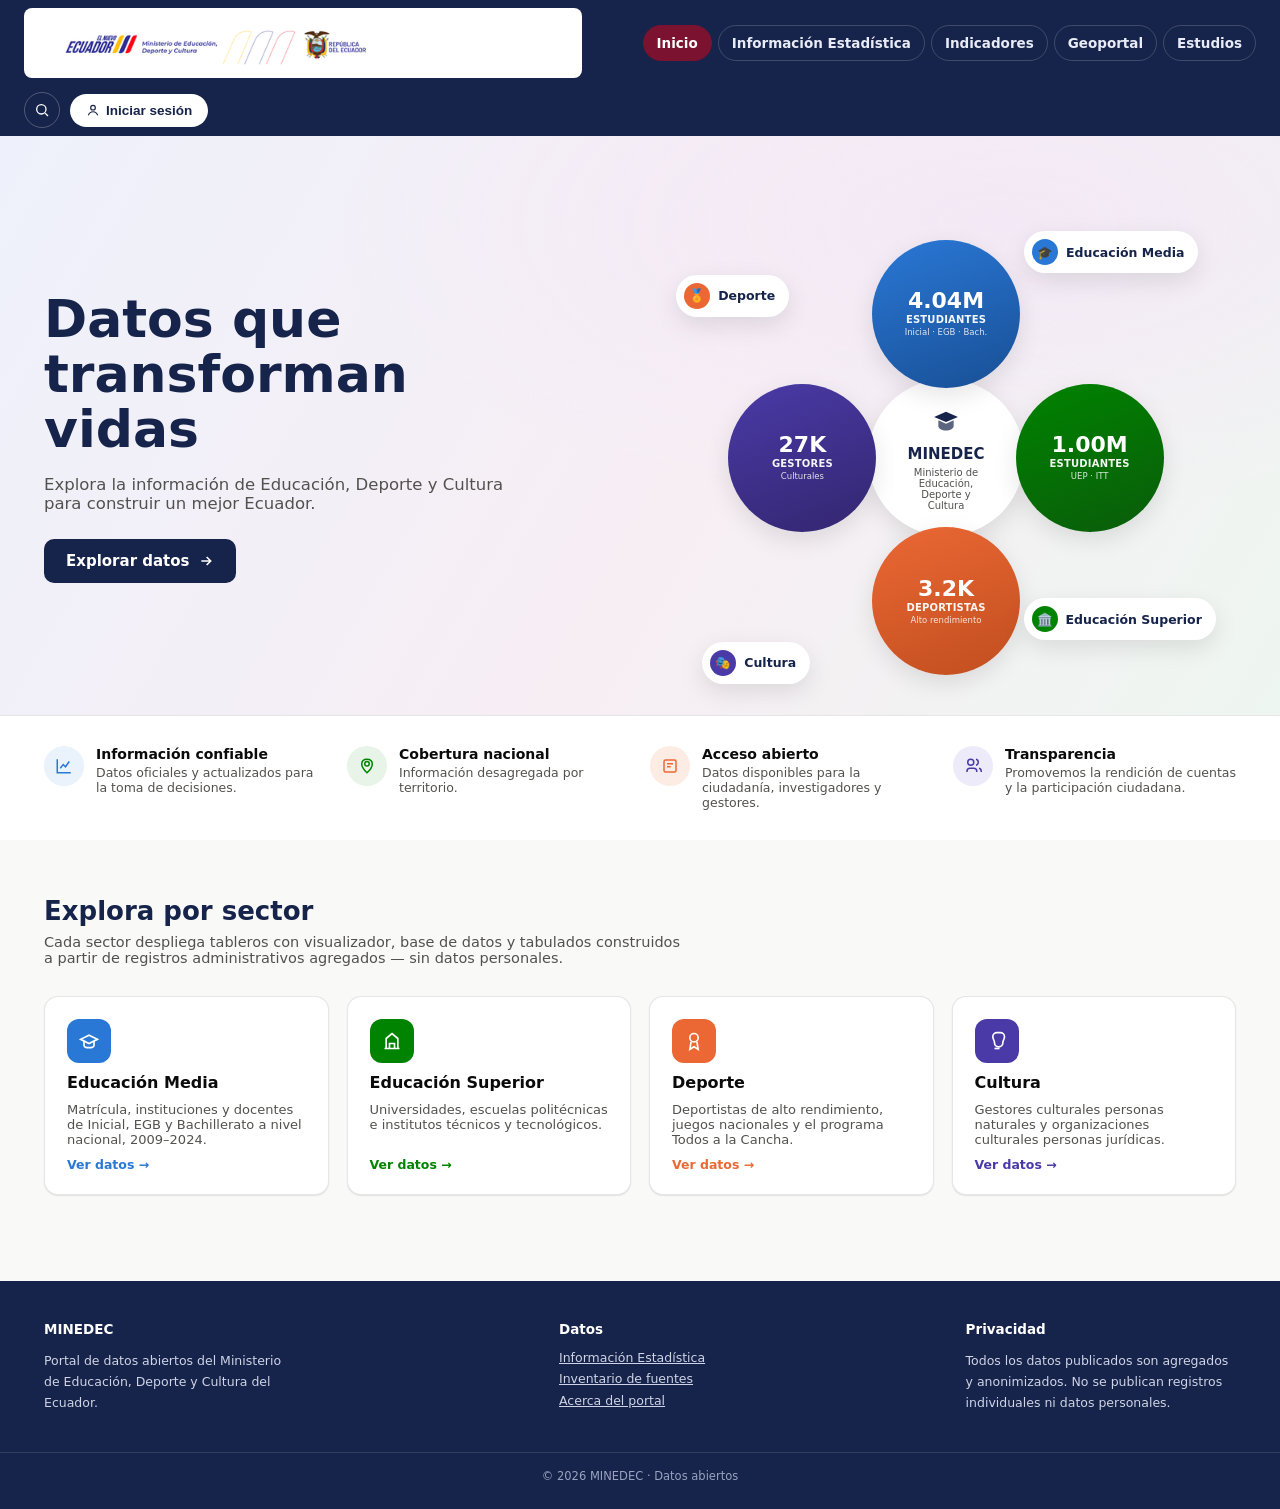
<file: index.html>
<!doctype html>
<html lang="es">
<head>
<meta charset="utf-8">
<meta name="viewport" content="width=device-width, initial-scale=1">
<title>MINEDEC — Datos abiertos de Educación, Deporte y Cultura</title>
<meta name="description" content="Portal de datos abiertos del Ministerio de Educación, Deporte y Cultura: estadísticas de Educación Media, Educación Superior, Deporte y Cultura.">
<link rel="icon" href="data:image/svg+xml,<svg xmlns=%22http://www.w3.org/2000/svg%22 viewBox=%220 0 32 32%22><rect width=%2232%22 height=%2232%22 rx=%227%22 fill=%22%2316234a%22/><text x=%2216%22 y=%2222%22 font-size=%2216%22 text-anchor=%22middle%22 fill=%22white%22 font-family=%22sans-serif%22>M</text></svg>">
<link rel="stylesheet" href="assets/css/styles.css">
</head>
<body>
<a class="skip-link" href="#main">Saltar al contenido</a>

<header class="site-header">
  <div class="container">
    <a class="brand" href="index.html">
      <span class="brand-logo">
        <img src="assets/img/logo-minedec.png" alt="Ministerio de Educación, Deporte y Cultura — El Nuevo Ecuador">
      </span>
    </a>
    <nav class="main-nav" aria-label="Principal">
      <a class="nav-pill is-active" href="index.html">Inicio</a>
      <a class="nav-pill" href="informacion-estadistica.html">Información Estadística</a>
      <a class="nav-pill" href="informacion-general.html">Indicadores</a>
      <a class="nav-pill" href="#">Geoportal</a>
      <a class="nav-pill" href="index.html#sectores">Estudios</a>
    </nav>
    <div class="header-actions">
      <button class="icon-btn" type="button" aria-label="Buscar" title="Buscar">
        <svg width="16" height="16" viewBox="0 0 24 24" fill="none" stroke="currentColor" stroke-width="2"><circle cx="11" cy="11" r="7"/><path d="m21 21-4.3-4.3"/></svg>
      </button>
      <button class="btn-login" type="button">
        <svg width="14" height="14" viewBox="0 0 24 24" fill="none" stroke="currentColor" stroke-width="2"><circle cx="12" cy="8" r="4"/><path d="M4 21c1.5-4 5-6 8-6s6.5 2 8 6"/></svg>
        Iniciar sesión
      </button>
      <button class="nav-toggle" type="button" aria-label="Abrir menú" aria-expanded="false">
        <svg width="18" height="18" viewBox="0 0 24 24" fill="none" stroke="currentColor" stroke-width="2"><path d="M4 7h16M4 12h16M4 17h16"/></svg>
      </button>
    </div>
  </div>
</header>

<main id="main">
  <section class="hero">
    <div class="container">
      <div class="hero-copy">
        <h1>Datos que<br>transforman<br>vidas</h1>
        <p>Explora la información de Educación, Deporte y Cultura para construir un mejor Ecuador.</p>
        <a class="btn-primary" href="informacion-estadistica.html">
          Explorar datos
          <svg width="16" height="16" viewBox="0 0 24 24" fill="none" stroke="currentColor" stroke-width="2.4"><path d="M5 12h14M13 6l6 6-6 6"/></svg>
        </a>
      </div>
      <div class="hero-hub" role="img" aria-label="Resumen de los cuatro sectores del ministerio: Educación Media, Educación Superior, Cultura y Deporte">
        <div class="hub-center">
          <svg class="mark" viewBox="0 0 40 40" aria-hidden="true">
            <path d="M20 8 6 14l14 6 14-6-14-6Z" fill="#16234a"/>
            <path d="M11 18v7c0 2.5 4 5 9 5s9-2.5 9-5v-7l-9 4-9-4Z" fill="#16234a" opacity=".7"/>
          </svg>
          <strong>MINEDEC</strong>
          <span>Ministerio de Educación, Deporte y Cultura</span>
        </div>

        <a class="hub-node n-media" href="informacion-general.html#media-panorama">
          <span class="value" id="stat-media">…</span>
          <span class="label">ESTUDIANTES</span>
          <span class="sub">Inicial · EGB · Bach.</span>
        </a>
        <a class="hub-node n-superior" href="informacion-general.html#superior-panorama">
          <span class="value" id="stat-superior">…</span>
          <span class="label">ESTUDIANTES</span>
          <span class="sub">UEP · ITT</span>
        </a>
        <a class="hub-node n-deporte" href="informacion-general.html#deporte-panorama">
          <span class="value" id="stat-deporte">…</span>
          <span class="label">DEPORTISTAS</span>
          <span class="sub">Alto rendimiento</span>
        </a>
        <a class="hub-node n-cultura" href="informacion-general.html#cultura-panorama">
          <span class="value" id="stat-cultura">…</span>
          <span class="label">GESTORES</span>
          <span class="sub">Culturales</span>
        </a>

        <a class="hero-tag tag-media" href="informacion-general.html#media-panorama"><span class="swatch">🎓</span>Educación Media</a>
        <a class="hero-tag tag-superior" href="informacion-general.html#superior-panorama"><span class="swatch">🏛️</span>Educación Superior</a>
        <a class="hero-tag tag-cultura" href="informacion-general.html#cultura-panorama"><span class="swatch">🎭</span>Cultura</a>
        <a class="hero-tag tag-deporte" href="informacion-general.html#deporte-panorama"><span class="swatch">🏅</span>Deporte</a>
      </div>
    </div>
  </section>

  <section class="value-props">
    <div class="container">
      <div class="value-prop">
        <span class="ic">
          <svg width="18" height="18" viewBox="0 0 24 24" fill="none" stroke="currentColor" stroke-width="2"><path d="M3 3v18h18M7 15l4-5 3 3 5-7"/></svg>
        </span>
        <div><h3>Información confiable</h3><p>Datos oficiales y actualizados para la toma de decisiones.</p></div>
      </div>
      <div class="value-prop">
        <span class="ic">
          <svg width="18" height="18" viewBox="0 0 24 24" fill="none" stroke="currentColor" stroke-width="2"><circle cx="12" cy="9" r="3"/><path d="M12 21s7-6.5 7-11.5S16.4 3 12 3 5 4.9 5 9.5 12 21 12 21Z"/></svg>
        </span>
        <div><h3>Cobertura nacional</h3><p>Información desagregada por territorio.</p></div>
      </div>
      <div class="value-prop">
        <span class="ic">
          <svg width="18" height="18" viewBox="0 0 24 24" fill="none" stroke="currentColor" stroke-width="2"><rect x="4" y="4" width="16" height="16" rx="2"/><path d="M8 9h8M8 13h5"/></svg>
        </span>
        <div><h3>Acceso abierto</h3><p>Datos disponibles para la ciudadanía, investigadores y gestores.</p></div>
      </div>
      <div class="value-prop">
        <span class="ic">
          <svg width="18" height="18" viewBox="0 0 24 24" fill="none" stroke="currentColor" stroke-width="2"><path d="M17 20v-1a4 4 0 0 0-4-4H8a4 4 0 0 0-4 4v1"/><circle cx="9" cy="7" r="4"/><path d="M23 20v-1a4 4 0 0 0-3-3.87M16 3.13a4 4 0 0 1 0 7.75"/></svg>
        </span>
        <div><h3>Transparencia</h3><p>Promovemos la rendición de cuentas y la participación ciudadana.</p></div>
      </div>
    </div>
  </section>

  <section class="sectors" id="sectores">
    <div class="container">
      <div class="section-head">
        <h2>Explora por sector</h2>
        <p>Cada sector despliega tableros con visualizador, base de datos y tabulados construidos a partir de registros administrativos agregados — sin datos personales.</p>
      </div>
      <div class="sector-grid">
        <a class="sector-card c-media" href="informacion-general.html#media-panorama">
          <span class="ic"><svg width="20" height="20" viewBox="0 0 24 24" fill="none" stroke="#fff" stroke-width="2"><path d="M22 10 12 5 2 10l10 5 10-5Z"/><path d="M6 12v5c0 1.7 2.7 3 6 3s6-1.3 6-3v-5"/></svg></span>
          <h3>Educación Media</h3>
          <p>Matrícula, instituciones y docentes de Inicial, EGB y Bachillerato a nivel nacional, 2009–2024.</p>
          <span class="go">Ver datos →</span>
        </a>
        <a class="sector-card c-superior" href="informacion-general.html#superior-panorama">
          <span class="ic"><svg width="20" height="20" viewBox="0 0 24 24" fill="none" stroke="#fff" stroke-width="2"><path d="M3 21h18M5 21V9l7-6 7 6v12M9 21v-6h6v6"/></svg></span>
          <h3>Educación Superior</h3>
          <p>Universidades, escuelas politécnicas e institutos técnicos y tecnológicos.</p>
          <span class="go">Ver datos →</span>
        </a>
        <a class="sector-card c-deporte" href="informacion-general.html#deporte-panorama">
          <span class="ic"><svg width="20" height="20" viewBox="0 0 24 24" fill="none" stroke="#fff" stroke-width="2"><circle cx="12" cy="8" r="5"/><path d="M8.5 13 7 22l5-3 5 3-1.5-9"/></svg></span>
          <h3>Deporte</h3>
          <p>Deportistas de alto rendimiento, juegos nacionales y el programa Todos a la Cancha.</p>
          <span class="go">Ver datos →</span>
        </a>
        <a class="sector-card c-cultura" href="informacion-general.html#cultura-panorama">
          <span class="ic"><svg width="20" height="20" viewBox="0 0 24 24" fill="none" stroke="#fff" stroke-width="2"><path d="M12 2a5 5 0 0 0-5 5c0 3 2 4 2 7a5 5 0 0 0 10 0c0-3 2-4 2-7a5 5 0 0 0-5-5Z"/><path d="M9 21h6"/></svg></span>
          <h3>Cultura</h3>
          <p>Gestores culturales personas naturales y organizaciones culturales personas jurídicas.</p>
          <span class="go">Ver datos →</span>
        </a>
      </div>
    </div>
  </section>
</main>

<footer class="site-footer">
  <div class="container">
    <div>
      <h4>MINEDEC</h4>
      <p style="max-width:32ch">Portal de datos abiertos del Ministerio de Educación, Deporte y Cultura del Ecuador.</p>
    </div>
    <div>
      <h4>Datos</h4>
      <ul>
        <li><a href="informacion-estadistica.html">Información Estadística</a></li>
        <li><a href="INVENTORY.md">Inventario de fuentes</a></li>
        <li><a href="README.md">Acerca del portal</a></li>
      </ul>
    </div>
    <div>
      <h4>Privacidad</h4>
      <p style="max-width:34ch">Todos los datos publicados son agregados y anonimizados. No se publican registros individuales ni datos personales.</p>
    </div>
  </div>
  <div class="footer-bottom">© <span id="year"></span> MINEDEC · Datos abiertos</div>
</footer>

<script>document.getElementById('year').textContent = new Date().getFullYear();</script>
<script src="assets/js/csv.js"></script>
<script src="assets/js/charts.js"></script>
<script src="assets/js/data.js"></script>
<script src="assets/js/main.js"></script>
</body>
</html>
</file>
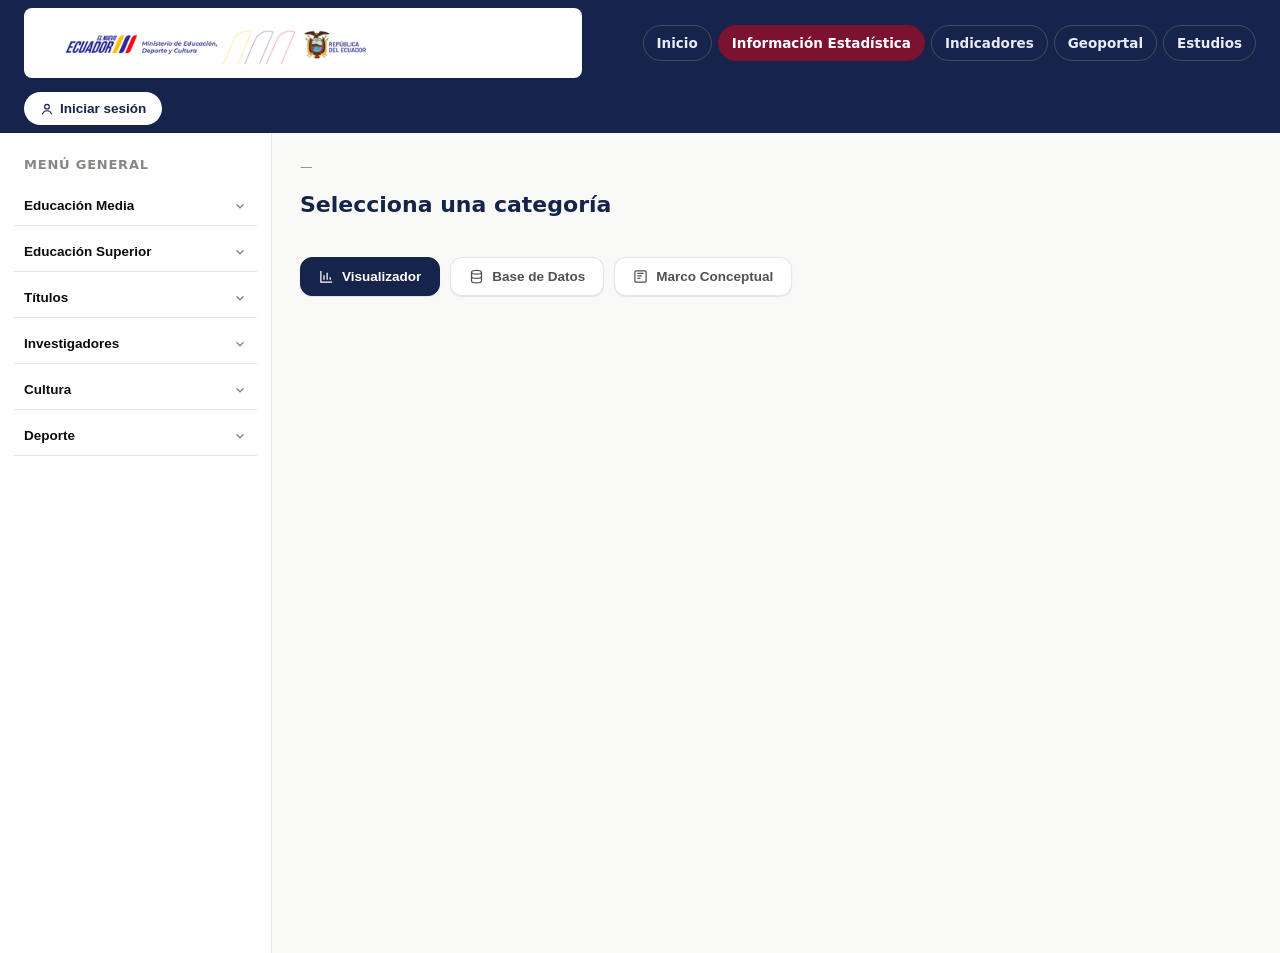
<file: informacion-estadistica.html>
<!doctype html>
<html lang="es">
<head>
<meta charset="utf-8">
<meta name="viewport" content="width=device-width, initial-scale=1">
<title>Información Estadística — MINEDEC</title>
<meta name="description" content="Información estadística de Educación Media, Educación Superior, Cultura y Deporte del MINEDEC.">
<link rel="icon" href="data:image/svg+xml,<svg xmlns=%22http://www.w3.org/2000/svg%22 viewBox=%220 0 32 32%22><rect width=%2232%22 height=%2232%22 rx=%227%22 fill=%22%2316234a%22/><text x=%2216%22 y=%2222%22 font-size=%2216%22 text-anchor=%22middle%22 fill=%22white%22 font-family=%22sans-serif%22>M</text></svg>">
<link rel="stylesheet" href="assets/css/styles.css">
</head>
<body>
<a class="skip-link" href="#main">Saltar al contenido</a>

<header class="site-header">
  <div class="container">
    <a class="brand" href="index.html">
      <span class="brand-logo">
        <img src="assets/img/logo-minedec.png" alt="Ministerio de Educación, Deporte y Cultura — El Nuevo Ecuador">
      </span>
    </a>
    <nav class="main-nav" aria-label="Principal">
      <a class="nav-pill" href="index.html">Inicio</a>
      <a class="nav-pill is-active" href="informacion-estadistica.html">Información Estadística</a>
      <a class="nav-pill" href="informacion-general.html">Indicadores</a>
      <a class="nav-pill" href="#">Geoportal</a>
      <a class="nav-pill" href="index.html#sectores">Estudios</a>
    </nav>
    <div class="header-actions">
      <button class="btn-login" type="button">
        <svg width="14" height="14" viewBox="0 0 24 24" fill="none" stroke="currentColor" stroke-width="2"><circle cx="12" cy="8" r="4"/><path d="M4 21c1.5-4 5-6 8-6s6.5 2 8 6"/></svg>
        Iniciar sesión
      </button>
      <button class="nav-toggle" type="button" aria-label="Abrir menú de secciones" aria-expanded="false">
        <svg width="18" height="18" viewBox="0 0 24 24" fill="none" stroke="currentColor" stroke-width="2"><path d="M4 7h16M4 12h16M4 17h16"/></svg>
      </button>
    </div>
  </div>
</header>

<main id="main" class="db-shell">
  <div id="sidebar-backdrop" class="visually-hidden"></div>
  <aside class="sidebar" aria-label="Menú de información estadística">
    <h2>Menú general</h2>

    <!-- EDUCACIÓN MEDIA -->
    <div class="acc-group">
      <button class="acc-trigger" aria-expanded="false" aria-controls="acc-media">
        Educación Media
        <svg class="chev" width="14" height="14" viewBox="0 0 24 24" fill="none" stroke="currentColor" stroke-width="2.4"><path d="m6 9 6 6 6-6"/></svg>
      </button>
      <div class="acc-panel" id="acc-media">
        <ul class="acc-list">
          <li><button class="acc-item" data-section="media-estudiantes"><span class="dot"></span>Estudiantes</button></li>
          <li><button class="acc-item" data-section="media-docentes"><span class="dot"></span>Docentes</button></li>
          <li><button class="acc-item" data-section="media-oferta"><span class="dot"></span>Oferta educativa</button></li>
          <li><button class="acc-item" data-section="media-descomposicion"><span class="dot"></span>Descomposición de la matrícula</button></li>
        </ul>
      </div>
    </div>

    <!-- EDUCACIÓN SUPERIOR -->
    <div class="acc-group">
      <button class="acc-trigger" aria-expanded="false" aria-controls="acc-superior">
        Educación Superior
        <svg class="chev" width="14" height="14" viewBox="0 0 24 24" fill="none" stroke="currentColor" stroke-width="2.4"><path d="m6 9 6 6 6-6"/></svg>
      </button>
      <div class="acc-panel" id="acc-superior">
        <ul class="acc-list">
          <li class="acc-sub">UEP</li>
          <li><button class="acc-item" data-section="uep-estudiantes"><span class="dot"></span>Estudiantes</button></li>
          <li><button class="acc-item" data-section="uep-docentes"><span class="dot"></span>Docentes</button></li>
          <li><button class="acc-item" data-section="uep-oferta"><span class="dot"></span>Oferta educativa</button></li>
          <li class="acc-sub">ITTS</li>
          <li><button class="acc-item" data-section="itts-estudiantes"><span class="dot"></span>Estudiantes</button></li>
          <li><button class="acc-item" data-section="itts-docentes"><span class="dot"></span>Docentes</button></li>
          <li><button class="acc-item" data-section="itts-oferta"><span class="dot"></span>Oferta educativa</button></li>
        </ul>
      </div>
    </div>

    <!-- TÍTULOS -->
    <div class="acc-group">
      <button class="acc-trigger" aria-expanded="false" aria-controls="acc-titulos">
        Títulos
        <svg class="chev" width="14" height="14" viewBox="0 0 24 24" fill="none" stroke="currentColor" stroke-width="2.4"><path d="m6 9 6 6 6-6"/></svg>
      </button>
      <div class="acc-panel" id="acc-titulos">
        <ul class="acc-list"></ul>
      </div>
    </div>

    <!-- INVESTIGADORES -->
    <div class="acc-group">
      <button class="acc-trigger" aria-expanded="false" aria-controls="acc-investigadores">
        Investigadores
        <svg class="chev" width="14" height="14" viewBox="0 0 24 24" fill="none" stroke="currentColor" stroke-width="2.4"><path d="m6 9 6 6 6-6"/></svg>
      </button>
      <div class="acc-panel" id="acc-investigadores">
        <ul class="acc-list"></ul>
      </div>
    </div>

    <!-- CULTURA -->
    <div class="acc-group">
      <button class="acc-trigger" aria-expanded="false" aria-controls="acc-cultura">
        Cultura
        <svg class="chev" width="14" height="14" viewBox="0 0 24 24" fill="none" stroke="currentColor" stroke-width="2.4"><path d="m6 9 6 6 6-6"/></svg>
      </button>
      <div class="acc-panel" id="acc-cultura">
        <ul class="acc-list">
          <li class="acc-sub">RUAC</li>
          <li class="acc-sub">Fondo de Fomento</li>
          <li class="acc-sub">Espacios Culturales</li>
        </ul>
      </div>
    </div>

    <!-- DEPORTE -->
    <div class="acc-group">
      <button class="acc-trigger" aria-expanded="false" aria-controls="acc-deporte">
        Deporte
        <svg class="chev" width="14" height="14" viewBox="0 0 24 24" fill="none" stroke="currentColor" stroke-width="2.4"><path d="m6 9 6 6 6-6"/></svg>
      </button>
      <div class="acc-panel" id="acc-deporte">
        <ul class="acc-list">
          <li class="acc-sub">Deportistas</li>
          <li class="acc-sub">Organizaciones deportivas</li>
          <li class="acc-sub">Infraestructura deportiva</li>
          <li class="acc-sub">Servicios deportivos</li>
        </ul>
      </div>
    </div>

  </aside>

  <div class="db-main">
    <p class="db-crumb" id="db-crumb">—</p>
    <div class="db-heading">
      <h1 id="db-heading">Selecciona una categoría</h1>
    </div>
    <p class="db-source-note" id="db-source"></p>

    <div id="db-stats" class="stat-grid"></div>

    <!-- Visualizador primero, luego Base de Datos y Marco Conceptual -->
    <div class="tabs" role="tablist">
      <button class="tab-btn is-active" data-tab="visualizador" role="tab" aria-selected="true">
        <svg width="15" height="15" viewBox="0 0 24 24" fill="none" stroke="currentColor" stroke-width="2"><path d="M3 3v18h18M8 17V10M13 17V6M18 17v-4"/></svg>
        Visualizador
      </button>
      <button class="tab-btn" data-tab="basedatos" role="tab" aria-selected="false">
        <svg width="15" height="15" viewBox="0 0 24 24" fill="none" stroke="currentColor" stroke-width="2"><ellipse cx="12" cy="5" rx="8" ry="3"/><path d="M4 5v14c0 1.7 3.6 3 8 3s8-1.3 8-3V5M4 12c0 1.7 3.6 3 8 3s8-1.3 8-3"/></svg>
        Base de Datos
      </button>
      <button class="tab-btn" data-tab="marco" role="tab" aria-selected="false">
        <svg width="15" height="15" viewBox="0 0 24 24" fill="none" stroke="currentColor" stroke-width="2"><rect x="3" y="3" width="18" height="18" rx="2"/><path d="M7 7h10M7 11h7M7 15h5"/></svg>
        Marco Conceptual
      </button>
    </div>

    <section class="tab-panel is-active" id="panel-visualizador"></section>
    <section class="tab-panel" id="panel-basedatos"></section>
    <section class="tab-panel" id="panel-marco">
      <div style="padding: 2rem 0; color: var(--c-text-2, #666); font-size: 0.95rem;">
        <p>Selecciona una categoría del menú lateral para ver su marco conceptual.</p>
      </div>
    </section>
  </div>
</main>

<script src="assets/js/csv.js"></script>
<script src="assets/js/charts.js"></script>
<script src="assets/js/data.js"></script>
<script src="assets/js/estadistica.js"></script>
</body>
</html>
</file>
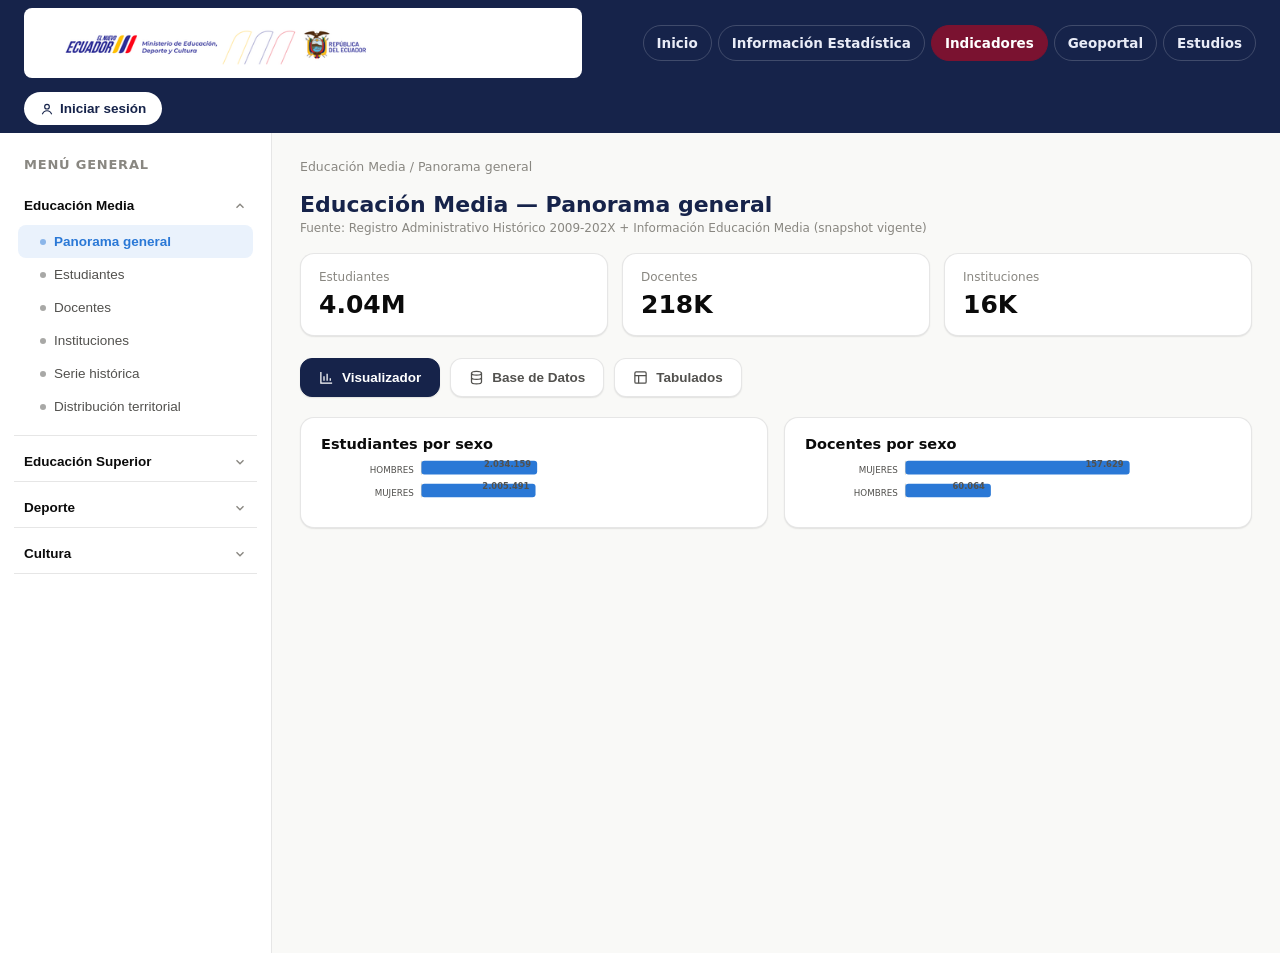
<file: informacion-general.html>
<!doctype html>
<html lang="es">
<head>
<meta charset="utf-8">
<meta name="viewport" content="width=device-width, initial-scale=1">
<title>Información General — MINEDEC</title>
<meta name="description" content="Visualizador, base de datos y tabulados de Educación Media, Educación Superior, Deporte y Cultura del MINEDEC.">
<link rel="icon" href="data:image/svg+xml,<svg xmlns=%22http://www.w3.org/2000/svg%22 viewBox=%220 0 32 32%22><rect width=%2232%22 height=%2232%22 rx=%227%22 fill=%22%2316234a%22/><text x=%2216%22 y=%2222%22 font-size=%2216%22 text-anchor=%22middle%22 fill=%22white%22 font-family=%22sans-serif%22>M</text></svg>">
<link rel="stylesheet" href="assets/css/styles.css">
</head>
<body>
<a class="skip-link" href="#main">Saltar al contenido</a>

<header class="site-header">
  <div class="container">
    <a class="brand" href="index.html">
      <span class="brand-logo">
        <img src="assets/img/logo-minedec.png" alt="Ministerio de Educación, Deporte y Cultura — El Nuevo Ecuador">
      </span>
    </a>
    <nav class="main-nav" aria-label="Principal">
      <a class="nav-pill" href="index.html">Inicio</a>
      <a class="nav-pill" href="informacion-estadistica.html">Información Estadística</a>
      <a class="nav-pill is-active" href="informacion-general.html">Indicadores</a>
      <a class="nav-pill" href="#">Geoportal</a>
      <a class="nav-pill" href="index.html#sectores">Estudios</a>
    </nav>
    <div class="header-actions">
      <button class="btn-login" type="button">
        <svg width="14" height="14" viewBox="0 0 24 24" fill="none" stroke="currentColor" stroke-width="2"><circle cx="12" cy="8" r="4"/><path d="M4 21c1.5-4 5-6 8-6s6.5 2 8 6"/></svg>
        Iniciar sesión
      </button>
      <button class="nav-toggle" type="button" aria-label="Abrir menú de secciones" aria-expanded="false">
        <svg width="18" height="18" viewBox="0 0 24 24" fill="none" stroke="currentColor" stroke-width="2"><path d="M4 7h16M4 12h16M4 17h16"/></svg>
      </button>
    </div>
  </div>
</header>

<main id="main" class="db-shell">
  <div id="sidebar-backdrop" class="visually-hidden"></div>
  <aside class="sidebar" aria-label="Menú general de indicadores">
    <h2>Menú general</h2>

    <div class="acc-group">
      <button class="acc-trigger" aria-expanded="false" aria-controls="acc-media">
        Educación Media
        <svg class="chev" width="14" height="14" viewBox="0 0 24 24" fill="none" stroke="currentColor" stroke-width="2.4"><path d="m6 9 6 6 6-6"/></svg>
      </button>
      <div class="acc-panel" id="acc-media">
        <ul class="acc-list">
          <li><button class="acc-item" data-section="media-panorama"><span class="dot"></span>Panorama general</button></li>
          <li><button class="acc-item" data-section="media-estudiantes"><span class="dot"></span>Estudiantes</button></li>
          <li><button class="acc-item" data-section="media-docentes"><span class="dot"></span>Docentes</button></li>
          <li><button class="acc-item" data-section="media-instituciones"><span class="dot"></span>Instituciones</button></li>
          <li><button class="acc-item" data-section="media-serie"><span class="dot"></span>Serie histórica</button></li>
          <li><button class="acc-item" data-section="media-territorial"><span class="dot"></span>Distribución territorial</button></li>
        </ul>
      </div>
    </div>

    <div class="acc-group">
      <button class="acc-trigger" aria-expanded="false" aria-controls="acc-superior">
        Educación Superior
        <svg class="chev" width="14" height="14" viewBox="0 0 24 24" fill="none" stroke="currentColor" stroke-width="2.4"><path d="m6 9 6 6 6-6"/></svg>
      </button>
      <div class="acc-panel" id="acc-superior">
        <ul class="acc-list">
          <li><button class="acc-item" data-section="superior-panorama"><span class="dot"></span>Panorama general</button></li>
          <li class="acc-sub">Universidades y escuelas politécnicas</li>
          <li><button class="acc-item" data-section="superior-uep-estudiantes"><span class="dot"></span>Estudiantes</button></li>
          <li class="acc-sub">Institutos técnicos y tecnológicos</li>
          <li><button class="acc-item" data-section="superior-itt-estudiantes"><span class="dot"></span>Estudiantes</button></li>
        </ul>
      </div>
    </div>

    <div class="acc-group">
      <button class="acc-trigger" aria-expanded="false" aria-controls="acc-deporte">
        Deporte
        <svg class="chev" width="14" height="14" viewBox="0 0 24 24" fill="none" stroke="currentColor" stroke-width="2.4"><path d="m6 9 6 6 6-6"/></svg>
      </button>
      <div class="acc-panel" id="acc-deporte">
        <ul class="acc-list">
          <li><button class="acc-item" data-section="deporte-panorama"><span class="dot"></span>Panorama general</button></li>
          <li><button class="acc-item" data-section="deporte-alto-rendimiento"><span class="dot"></span>Alto rendimiento</button></li>
          <li><button class="acc-item" data-section="deporte-juegos-nacionales"><span class="dot"></span>Juegos nacionales</button></li>
          <li><button class="acc-item" data-section="deporte-entrenadores"><span class="dot"></span>Entrenadores</button></li>
          <li><button class="acc-item" data-section="deporte-usuarios"><span class="dot"></span>Usuarios del deporte</button></li>
          <li><button class="acc-item" data-section="deporte-vitalicios"><span class="dot"></span>Exdeportistas vitalicios</button></li>
        </ul>
      </div>
    </div>

    <div class="acc-group">
      <button class="acc-trigger" aria-expanded="false" aria-controls="acc-cultura">
        Cultura
        <svg class="chev" width="14" height="14" viewBox="0 0 24 24" fill="none" stroke="currentColor" stroke-width="2.4"><path d="m6 9 6 6 6-6"/></svg>
      </button>
      <div class="acc-panel" id="acc-cultura">
        <ul class="acc-list">
          <li><button class="acc-item" data-section="cultura-panorama"><span class="dot"></span>Panorama general</button></li>
          <li><button class="acc-item" data-section="cultura-naturales"><span class="dot"></span>Personas naturales</button></li>
          <li><button class="acc-item" data-section="cultura-juridicas"><span class="dot"></span>Personas jurídicas</button></li>
          <li><button class="acc-item" data-section="cultura-ambitos"><span class="dot"></span>Ámbitos culturales</button></li>
          <li><button class="acc-item" data-section="cultura-territorial"><span class="dot"></span>Distribución territorial</button></li>
        </ul>
      </div>
    </div>
  </aside>

  <div class="db-main">
    <p class="db-crumb" id="db-crumb">—</p>
    <div class="db-heading">
      <h1 id="db-heading">Cargando…</h1>
    </div>
    <p class="db-source-note" id="db-source"></p>

    <div id="db-stats" class="stat-grid"></div>

    <div class="tabs" role="tablist">
      <button class="tab-btn is-active" data-tab="visualizador" role="tab" aria-selected="true">
        <svg width="15" height="15" viewBox="0 0 24 24" fill="none" stroke="currentColor" stroke-width="2"><path d="M3 3v18h18M8 17V10M13 17V6M18 17v-4"/></svg>
        Visualizador
      </button>
      <button class="tab-btn" data-tab="basedatos" role="tab" aria-selected="false">
        <svg width="15" height="15" viewBox="0 0 24 24" fill="none" stroke="currentColor" stroke-width="2"><ellipse cx="12" cy="5" rx="8" ry="3"/><path d="M4 5v14c0 1.7 3.6 3 8 3s8-1.3 8-3V5M4 12c0 1.7 3.6 3 8 3s8-1.3 8-3"/></svg>
        Base de Datos
      </button>
      <button class="tab-btn" data-tab="tabulados" role="tab" aria-selected="false">
        <svg width="15" height="15" viewBox="0 0 24 24" fill="none" stroke="currentColor" stroke-width="2"><rect x="3" y="3" width="18" height="18" rx="2"/><path d="M3 9h18M9 21V9"/></svg>
        Tabulados
      </button>
    </div>

    <section class="tab-panel is-active" id="panel-visualizador"></section>
    <section class="tab-panel" id="panel-basedatos"></section>
    <section class="tab-panel" id="panel-tabulados"></section>
  </div>
</main>

<script src="assets/js/csv.js"></script>
<script src="assets/js/charts.js"></script>
<script src="assets/js/data.js"></script>
<script src="assets/js/dashboard.js"></script>
</body>
</html>
</file>
<file: assets/css/styles.css>
/* ==========================================================================
   MINEDEC — Portal de datos abiertos
   Sistema de diseño: tokens de marca + tokens de visualización de datos
   (paleta validada para daltonismo — ver dataviz skill / INVENTORY.md)
   ========================================================================== */

:root {
  color-scheme: light;

  /* ---- superficie y texto ---- */
  --surface-0: #f9f9f7;
  --surface-1: #ffffff;
  --surface-2: #fcfcfb;
  --text-primary: #0b0b0b;
  --text-secondary: #52514e;
  --text-muted: #898781;
  --border: rgba(11, 11, 11, 0.10);
  --gridline: #e1e0d9;
  --baseline: #c3c2b7;

  /* ---- identidad institucional MINEDEC ---- */
  --brand-navy: #16234a;
  --brand-navy-2: #1f2f5c;
  --brand-maroon: #7a1230;

  /* ---- identidad por sector (paleta categórica validada, slots 1/6/7/2) ---- */
  --sector-media: #2a78d6;      /* educación media — azul (slot 1) */
  --sector-media-soft: #eaf2fc;
  --sector-superior: #008300;   /* educación superior — verde (slot 6) */
  --sector-superior-soft: #e7f4e7;
  --sector-cultura: #4a3aa7;    /* cultura — violeta (slot 7) */
  --sector-cultura-soft: #edeafa;
  --sector-deporte: #eb6834;    /* deporte — naranja (slot 2) */
  --sector-deporte-soft: #fdece3;

  /* ---- paleta categórica completa (orden fijo, no ciclar) ---- */
  --cat-1: #2a78d6;
  --cat-2: #eb6834;
  --cat-3: #1baf7a;
  --cat-4: #eda100;
  --cat-5: #e87ba4;
  --cat-6: #008300;
  --cat-7: #4a3aa7;
  --cat-8: #e34948;

  --shadow-sm: 0 1px 2px rgba(11,11,11,.06), 0 1px 1px rgba(11,11,11,.04);
  --shadow-md: 0 8px 24px rgba(11,11,11,.10);
  --radius-sm: 8px;
  --radius-md: 14px;
  --radius-lg: 22px;
  --header-h: 80px;
}

@media (prefers-color-scheme: dark) {
  :root:where(:not([data-theme="light"])) {
    color-scheme: dark;
    --surface-0: #0d0d0d;
    --surface-1: #17181a;
    --surface-2: #1a1a19;
    --text-primary: #ffffff;
    --text-secondary: #c3c2b7;
    --text-muted: #898781;
    --border: rgba(255,255,255,.10);
    --gridline: #2c2c2a;
    --baseline: #383835;
    --sector-media-soft: #16233a;
    --sector-superior-soft: #142518;
    --sector-cultura-soft: #211c3a;
    --sector-deporte-soft: #3a2216;
    --cat-1: #3987e5; --cat-2: #d95926; --cat-3: #199e70; --cat-4: #c98500;
    --cat-5: #d55181; --cat-6: #1fae1f; --cat-7: #9085e9; --cat-8: #e66767;
  }
}
:root[data-theme="dark"] {
  color-scheme: dark;
  --surface-0: #0d0d0d;
  --surface-1: #17181a;
  --surface-2: #1a1a19;
  --text-primary: #ffffff;
  --text-secondary: #c3c2b7;
  --text-muted: #898781;
  --border: rgba(255,255,255,.10);
  --gridline: #2c2c2a;
  --baseline: #383835;
  --sector-media-soft: #16233a;
  --sector-superior-soft: #142518;
  --sector-cultura-soft: #211c3a;
  --sector-deporte-soft: #3a2216;
  --cat-1: #3987e5; --cat-2: #d95926; --cat-3: #199e70; --cat-4: #c98500;
  --cat-5: #d55181; --cat-6: #1fae1f; --cat-7: #9085e9; --cat-8: #e66767;
}

* { box-sizing: border-box; }
html { scroll-behavior: smooth; }
body {
  margin: 0;
  font-family: system-ui, -apple-system, "Segoe UI", sans-serif;
  background: var(--surface-0);
  color: var(--text-primary);
  -webkit-font-smoothing: antialiased;
  overflow-x: hidden;
}
img { max-width: 100%; display: block; }
a { color: inherit; }
.container { max-width: 1240px; margin: 0 auto; padding: 0 24px; }
.visually-hidden {
  position: absolute; width: 1px; height: 1px; overflow: hidden;
  clip: rect(0,0,0,0); white-space: nowrap; border: 0; padding: 0; margin: -1px;
}
.skip-link {
  position: absolute; left: 12px; top: -60px; background: var(--brand-navy);
  color: #fff; padding: 10px 16px; border-radius: var(--radius-sm); z-index: 200;
  transition: top .15s ease;
}
.skip-link:focus { top: 12px; }

/* ---------------------------------- header ---------------------------------- */
.site-header {
  position: sticky; top: 0; z-index: 100;
  background: var(--brand-navy);
  color: #fff;
  min-height: var(--header-h);
}
.site-header .container {
  max-width: none;
  min-height: var(--header-h); padding-top: 8px; padding-bottom: 8px;
  display: flex; align-items: center; justify-content: space-between; gap: 14px; flex-wrap: wrap;
}
.brand { display: flex; align-items: center; gap: 10px; text-decoration: none; color: #fff; flex-shrink: 0; }
.brand-logo {
  display: flex; align-items: center; flex-shrink: 0;
  background: #fff; border-radius: 8px; padding: 8px 18px;
}
.brand-logo img { display: block; height: 54px; width: auto; }

.main-nav { display: flex; align-items: center; gap: 6px; flex-wrap: wrap; }
.nav-pill {
  border: 1px solid rgba(255,255,255,.18);
  background: transparent;
  color: #e9ecf7;
  padding: 9px 13px;
  border-radius: 999px;
  font-size: 13.5px;
  font-weight: 600;
  text-decoration: none;
  cursor: pointer;
  white-space: nowrap;
}
.nav-pill:hover { background: rgba(255,255,255,.10); }
.nav-pill.is-active { background: var(--brand-maroon); border-color: var(--brand-maroon); color: #fff; }
.nav-pill.ghost { border-color: rgba(255,255,255,.35); }
.header-actions { display: flex; align-items: center; gap: 10px; }
.icon-btn {
  width: 36px; height: 36px; border-radius: 50%; border: 1px solid rgba(255,255,255,.25);
  background: transparent; color: #fff; display: grid; place-items: center; cursor: pointer;
}
.btn-login {
  display: inline-flex; align-items: center; gap: 6px;
  background: #fff; color: var(--brand-navy); border: none;
  padding: 9px 16px; border-radius: 999px; font-weight: 700; font-size: 13.5px; cursor: pointer;
}
.nav-toggle { display: none; }

/* ---------------------------------- hero (home) ---------------------------------- */
.hero {
  background:
    radial-gradient(1100px 480px at 78% 15%, #f3e9f6 0%, transparent 60%),
    linear-gradient(120deg, #eef1fb 0%, #f7eef4 55%, #eef6f1 100%);
  padding: 64px 0 40px;
}
.hero .container { display: grid; grid-template-columns: 1fr 1fr; gap: 32px; align-items: center; }
.hero-copy h1 {
  font-size: clamp(34px, 4.4vw, 52px);
  line-height: 1.06;
  margin: 0 0 18px;
  color: var(--brand-navy);
  font-weight: 800;
}
.hero-copy p {
  font-size: 16.5px; color: var(--text-secondary); max-width: 46ch; margin: 0 0 26px;
}
.btn-primary {
  display: inline-flex; align-items: center; gap: 8px;
  background: var(--brand-navy); color: #fff; border: none;
  padding: 13px 22px; border-radius: 10px; font-weight: 700; font-size: 15px;
  text-decoration: none; cursor: pointer;
}
.btn-primary:hover { background: var(--brand-navy-2); }

.hero-hub {
  position: relative;
  width: clamp(220px, 34vw, 500px);
  height: clamp(220px, 34vw, 500px);
  margin: 40px auto 0;
}
.hub-center {
  position: absolute; inset: 32%; border-radius: 50%;
  background: #fff; box-shadow: var(--shadow-md);
  display: flex; flex-direction: column; align-items: center; justify-content: center;
  text-align: center; gap: 4px; padding: 10px;
}
.hub-center .mark { width: 34px; height: 34px; margin-bottom: 2px; }
.hub-center strong { font-size: 15px; color: var(--brand-navy); }
.hub-center span { font-size: 10px; color: var(--text-secondary); max-width: 14ch; }

.hub-node {
  position: absolute; width: 34%; aspect-ratio: 1/1; border-radius: 50%;
  color: #fff; text-align: center; display: flex; flex-direction: column;
  align-items: center; justify-content: center; gap: 2px; box-shadow: var(--shadow-md);
  text-decoration: none; padding: 6%;
}
.hub-node .value { font-size: clamp(15px, 2.4vw, 22px); font-weight: 800; line-height: 1; }
.hub-node .label { font-size: 10px; font-weight: 700; letter-spacing: .02em; opacity: .95; }
.hub-node .sub { font-size: 8.5px; opacity: .85; }
.hub-node.n-media { top: 0; left: 33%; background: linear-gradient(160deg, var(--sector-media), #184f95); }
.hub-node.n-superior { top: 33%; right: 0; background: linear-gradient(160deg, var(--sector-superior), #0a5c0a); }
.hub-node.n-deporte { bottom: 0; left: 33%; background: linear-gradient(160deg, var(--sector-deporte), #c14e1f); }
.hub-node.n-cultura { top: 33%; left: 0; background: linear-gradient(160deg, var(--sector-cultura), #33266f); }

.hero-tag {
  position: absolute; display: inline-flex; align-items: center; gap: 8px;
  background: #fff; border-radius: 999px; padding: 8px 14px 8px 8px;
  box-shadow: var(--shadow-md); font-size: 12.5px; font-weight: 700; color: var(--brand-navy);
  text-decoration: none; white-space: nowrap;
}
.hero-tag .swatch { width: 26px; height: 26px; border-radius: 50%; display: grid; place-items: center; color: #fff; flex-shrink: 0; }
.tag-media { top: -2%; right: -8%; }
.tag-media .swatch { background: var(--sector-media); }
.tag-superior { bottom: 8%; right: -12%; }
.tag-superior .swatch { background: var(--sector-superior); }
.tag-cultura { bottom: -2%; left: -6%; }
.tag-cultura .swatch { background: var(--sector-cultura); }
.tag-deporte { top: 8%; left: -12%; }
.tag-deporte .swatch { background: var(--sector-deporte); }

/* value props strip */
.value-props {
  background: var(--surface-1); border-top: 1px solid var(--border);
}
.value-props .container {
  display: grid; grid-template-columns: repeat(4, 1fr); gap: 20px; padding: 30px 24px;
}
.value-prop { display: flex; gap: 12px; align-items: flex-start; }
.value-prop .ic {
  width: 40px; height: 40px; border-radius: 50%; flex-shrink: 0;
  display: grid; place-items: center; background: var(--sector-media-soft); color: var(--sector-media);
}
.value-prop:nth-child(2) .ic { background: var(--sector-superior-soft); color: var(--sector-superior); }
.value-prop:nth-child(3) .ic { background: var(--sector-deporte-soft); color: var(--sector-deporte); }
.value-prop:nth-child(4) .ic { background: var(--sector-cultura-soft); color: var(--sector-cultura); }
.value-prop h3 { margin: 0 0 3px; font-size: 14px; }
.value-prop p { margin: 0; font-size: 12.5px; color: var(--text-secondary); }

/* sector explainer section on home */
.sectors { padding: 56px 0; }
.section-head { max-width: 640px; margin: 0 0 30px; }
.section-head h2 { font-size: 26px; color: var(--brand-navy); margin: 0 0 8px; }
.section-head p { color: var(--text-secondary); margin: 0; font-size: 14.5px; }
.sector-grid { display: grid; grid-template-columns: repeat(4, 1fr); gap: 18px; }
.sector-card {
  background: var(--surface-1); border: 1px solid var(--border); border-radius: var(--radius-md);
  padding: 22px; text-decoration: none; color: var(--text-primary); box-shadow: var(--shadow-sm);
  display: flex; flex-direction: column; gap: 10px;
}
.sector-card .ic {
  width: 44px; height: 44px; border-radius: 12px; display: grid; place-items: center; color: #fff;
}
.sector-card.c-media .ic { background: var(--sector-media); }
.sector-card.c-superior .ic { background: var(--sector-superior); }
.sector-card.c-deporte .ic { background: var(--sector-deporte); }
.sector-card.c-cultura .ic { background: var(--sector-cultura); }
.sector-card h3 { margin: 0; font-size: 16px; }
.sector-card p { margin: 0; font-size: 13px; color: var(--text-secondary); flex: 1; }
.sector-card .go { font-size: 12.5px; font-weight: 700; }
.sector-card.c-media .go { color: var(--sector-media); }
.sector-card.c-superior .go { color: var(--sector-superior); }
.sector-card.c-deporte .go { color: var(--sector-deporte); }
.sector-card.c-cultura .go { color: var(--sector-cultura); }

/* ---------------------------------- footer ---------------------------------- */
.site-footer { background: var(--brand-navy); color: #cfd4e6; padding: 40px 0 26px; margin-top: 30px; }
.site-footer .container { display: flex; justify-content: space-between; gap: 20px; flex-wrap: wrap; align-items: flex-start; }
.site-footer h4 { color: #fff; font-size: 13.5px; margin: 0 0 10px; }
.site-footer p, .site-footer li { font-size: 12.5px; line-height: 1.7; }
.site-footer ul { list-style: none; margin: 0; padding: 0; }
.footer-bottom {
  border-top: 1px solid rgba(255,255,255,.12); margin-top: 26px; padding-top: 16px;
  font-size: 11.5px; color: #9aa2c0; text-align: center;
}

/* ================================ dashboard (Información General) ================================ */
.db-shell { display: grid; grid-template-columns: 272px 1fr; min-height: calc(100vh - var(--header-h)); }
.sidebar {
  background: var(--surface-1); border-right: 1px solid var(--border);
  padding: 20px 14px 40px; overflow-y: auto;
}
.sidebar h2 { font-size: 13px; letter-spacing: .06em; color: var(--text-muted); margin: 4px 10px 14px; text-transform: uppercase; }
.acc-group { margin-bottom: 6px; border-bottom: 1px solid var(--border); }
.acc-trigger {
  width: 100%; display: flex; align-items: center; justify-content: space-between; gap: 8px;
  background: none; border: none; padding: 12px 10px; font-size: 13.5px; font-weight: 700;
  color: var(--text-primary); cursor: pointer; text-align: left;
}
.acc-trigger .chev { transition: transform .18s ease; color: var(--text-muted); flex-shrink: 0; }
.acc-trigger[aria-expanded="true"] .chev { transform: rotate(180deg); }
.acc-panel { overflow: hidden; max-height: 0; transition: max-height .2s ease; }
.acc-panel.is-open { max-height: 600px; }
.acc-list { list-style: none; margin: 0; padding: 0 4px 12px; }
.acc-sub { padding: 2px 6px 4px 22px; font-size: 11px; font-weight: 700; color: var(--text-muted); text-transform: uppercase; letter-spacing: .04em; }
.acc-item {
  display: flex; align-items: center; gap: 8px; width: 100%; text-align: left;
  background: none; border: none; padding: 9px 10px 9px 22px; font-size: 13.5px;
  color: var(--text-secondary); border-radius: var(--radius-sm); cursor: pointer;
}
.acc-item:hover { background: var(--surface-2); color: var(--text-primary); }
.acc-item.is-active { background: var(--sector-media-soft); color: var(--sector-media); font-weight: 700; }
.acc-item .dot { width: 6px; height: 6px; border-radius: 50%; background: currentColor; opacity: .5; flex-shrink: 0; }

.db-main { padding: 26px 28px 60px; min-width: 0; }
.db-heading { display: flex; align-items: baseline; justify-content: space-between; gap: 16px; margin-bottom: 4px; flex-wrap: wrap; }
.db-heading h1 { margin: 0; font-size: 22px; color: var(--brand-navy); }
.db-crumb { font-size: 12.5px; color: var(--text-muted); margin: 0 0 18px; }
.db-source-note { font-size: 12px; color: var(--text-muted); margin: 0 0 18px; }

.tabs { display: flex; gap: 10px; margin-bottom: 20px; flex-wrap: wrap; }
.tab-btn {
  display: inline-flex; align-items: center; gap: 8px;
  background: var(--surface-1); border: 1px solid var(--border); color: var(--text-secondary);
  padding: 11px 18px; border-radius: 12px; font-weight: 700; font-size: 13.5px; cursor: pointer;
  box-shadow: var(--shadow-sm);
}
.tab-btn.is-active { background: var(--brand-navy); border-color: var(--brand-navy); color: #fff; }
.tab-panel { display: none; }
.tab-panel.is-active { display: block; }

.stat-grid { display: grid; grid-template-columns: repeat(auto-fit, minmax(190px, 1fr)); gap: 14px; margin-bottom: 22px; }
.stat-tile {
  background: var(--surface-1); border: 1px solid var(--border); border-radius: var(--radius-md);
  padding: 16px 18px; box-shadow: var(--shadow-sm);
}
.stat-tile .label { font-size: 12px; color: var(--text-muted); margin-bottom: 6px; }
.stat-tile .value { font-size: 25px; font-weight: 800; color: var(--text-primary); }
.stat-tile .value small { font-size: 13px; font-weight: 700; color: var(--text-muted); }

.chart-grid { display: grid; grid-template-columns: repeat(auto-fit, minmax(420px, 1fr)); gap: 16px; }
.chart-card {
  background: var(--surface-1); border: 1px solid var(--border); border-radius: var(--radius-md);
  padding: 18px 20px 14px; box-shadow: var(--shadow-sm);
}
.chart-card h3 { margin: 0 0 2px; font-size: 14.5px; }
.chart-card .chart-sub { font-size: 12px; color: var(--text-muted); margin: 0 0 12px; }
.chart-card .chart-src { font-size: 10.5px; color: var(--text-muted); margin: 10px 0 0; }
.empty-note {
  background: var(--surface-2); border: 1px dashed var(--border); border-radius: var(--radius-md);
  padding: 22px; font-size: 13.5px; color: var(--text-secondary);
}

.table-toolbar { display: flex; justify-content: space-between; align-items: center; gap: 12px; margin-bottom: 12px; flex-wrap: wrap; }
.btn-secondary {
  background: var(--surface-1); border: 1px solid var(--border); color: var(--text-primary);
  padding: 9px 14px; border-radius: 9px; font-size: 12.5px; font-weight: 700; cursor: pointer;
}
.btn-secondary:hover { background: var(--surface-2); }
.data-table-wrap { overflow-x: auto; border: 1px solid var(--border); border-radius: var(--radius-md); background: var(--surface-1); }
table.data-table { width: 100%; border-collapse: collapse; font-size: 13px; }
table.data-table th, table.data-table td { padding: 10px 14px; text-align: left; border-bottom: 1px solid var(--gridline); white-space: nowrap; }
table.data-table th { color: var(--text-muted); font-weight: 700; font-size: 11.5px; text-transform: uppercase; letter-spacing: .03em; position: sticky; top: 0; background: var(--surface-1); }
table.data-table td.num, table.data-table th.num { text-align: right; font-variant-numeric: tabular-nums; }
table.data-table tbody tr:hover { background: var(--surface-2); }

/* ------------------------------ SVG chart engine ------------------------------ */
.viz-root { width: 100%; }
.viz-svg { width: 100%; height: auto; overflow: visible; font-family: inherit; }
.viz-axis-label { fill: var(--text-muted); font-size: 10.5px; }
.viz-gridline { stroke: var(--gridline); stroke-width: 1; }
.viz-baseline { stroke: var(--baseline); stroke-width: 1; }
.viz-bar-label { fill: var(--text-secondary); font-size: 11px; font-weight: 600; }
.viz-cat-label { fill: var(--text-secondary); font-size: 11.5px; }
.viz-legend { display: flex; flex-wrap: wrap; gap: 12px; margin: 8px 0 4px; }
.viz-legend-item { display: inline-flex; align-items: center; gap: 6px; font-size: 12px; color: var(--text-secondary); }
.viz-legend-swatch { width: 10px; height: 10px; border-radius: 3px; flex-shrink: 0; }
.viz-tooltip {
  position: absolute; pointer-events: none; background: var(--brand-navy); color: #fff;
  font-size: 12px; padding: 7px 10px; border-radius: 8px; box-shadow: var(--shadow-md);
  transform: translate(-50%, -110%); white-space: nowrap; z-index: 20; opacity: 0; transition: opacity .1s ease;
}
.viz-tooltip.is-visible { opacity: 1; }
.viz-tooltip .t-label { color: #c7cde0; font-size: 10.5px; }
.viz-hit { fill: transparent; cursor: pointer; }
.viz-hit:hover ~ .viz-bar-fill,
.viz-bar-group:hover .viz-bar-fill { filter: brightness(1.08); }

/* ---------------------------------- misc / responsive ---------------------------------- */
.page-hero-simple {
  background: var(--brand-navy); color: #fff; padding: 30px 0;
}
.page-hero-simple h1 { margin: 0 0 6px; font-size: 24px; }
.page-hero-simple p { margin: 0; color: #c7cde0; font-size: 13.5px; }

@media (max-width: 980px) {
  .hero .container { grid-template-columns: 1fr; }
  .hero-hub { max-width: 380px; }
  .value-props .container, .sector-grid { grid-template-columns: repeat(2, 1fr); }

  /* Dashboard shell: sidebar se oculta y abre como drawer */
  .db-shell { grid-template-columns: 1fr; position: relative; }
  .sidebar {
    position: fixed; inset: var(--header-h) 0 0 auto; width: 86vw; max-width: 320px;
    transform: translateX(100%); transition: transform .22s ease; z-index: 90; box-shadow: var(--shadow-md);
    overflow-y: auto;
  }
  .sidebar.is-open { transform: translateX(0); }

  /* Backdrop al abrir sidebar en móvil */
  #sidebar-backdrop {
    position: fixed; inset: var(--header-h) 0 0 0;
    background: rgba(0,0,0,.35); z-index: 89;
  }
  #sidebar-backdrop.visually-hidden { display: none; }

  /* Botón hamburguesa visible */
  .nav-toggle {
    display: inline-flex; align-items: center; justify-content: center;
    width: 36px; height: 36px; border-radius: 8px; border: 1px solid rgba(255,255,255,.25);
    background: transparent; color: #fff; cursor: pointer; flex-shrink: 0;
  }

  /* Nav principal colapsada en móvil */
  .main-nav { display: none; }
  .main-nav.is-open-mobile {
    display: flex; flex-direction: column; align-items: stretch; gap: 6px;
    position: absolute; top: var(--header-h); left: 0; right: 0;
    background: var(--brand-navy); padding: 14px 20px 20px; box-shadow: var(--shadow-md); z-index: 95;
  }
  .main-nav.is-open-mobile .nav-pill { text-align: left; }

  /* Contenido del dashboard con padding adecuado */
  .db-main { padding: 20px 16px 48px; }

  /* Tabs en fila scrollable horizontal */
  .tabs { flex-wrap: nowrap; overflow-x: auto; -webkit-overflow-scrolling: touch; padding-bottom: 4px; gap: 8px; }
  .tab-btn { white-space: nowrap; flex-shrink: 0; padding: 9px 14px; font-size: 13px; }

  /* Stat grid 2 columnas en tablet */
  .stat-grid { grid-template-columns: repeat(2, 1fr); }

  /* Chart grid 1 columna */
  .chart-grid { grid-template-columns: 1fr; }
}

@media (max-width: 640px) {
  /* Grids de 1 columna */
  .value-props .container, .sector-grid { grid-template-columns: 1fr; }
  .stat-grid { grid-template-columns: 1fr; }
  .chart-grid { grid-template-columns: 1fr; }

  /* Hero */
  .hero { padding: 36px 0 24px; }
  .hero-copy h1 { font-size: 28px; }
  .hero-copy p { font-size: 15px; }
  .btn-primary { padding: 11px 18px; font-size: 14px; }
  .hero-hub { width: clamp(200px, 72vw, 320px); height: clamp(200px, 72vw, 320px); margin: 24px auto 0; }
  .hero-tag { display: none; }

  /* Header compacto */
  .brand-logo { padding: 6px 12px; }
  .brand-logo img { height: 38px; }
  .header-actions .icon-btn { display: none; }
  .site-header .container { gap: 8px; }
  .btn-login { padding: 7px 12px; font-size: 12.5px; }

  /* Dashboard */
  .db-main { padding: 16px 12px 40px; }
  .db-heading h1 { font-size: 18px; }
  .db-crumb { font-size: 11.5px; margin-bottom: 12px; }

  /* Tabs: scroll horizontal con botones más compactos */
  .tabs { gap: 6px; }
  .tab-btn { padding: 8px 12px; font-size: 12px; gap: 5px; }
  .tab-btn svg { width: 13px; height: 13px; }

  /* Sector cards compactas */
  .sector-card { padding: 16px; }
  .sector-card h3 { font-size: 15px; }
  .sector-card p { font-size: 12.5px; }

  /* Value props compactas */
  .value-prop { flex-direction: row; align-items: flex-start; }
  .value-prop .ic { width: 34px; height: 34px; flex-shrink: 0; }
  .value-prop h3 { font-size: 13px; }
  .value-prop p { font-size: 12px; }

  /* Sidebar drawer ocupa casi toda la pantalla en móvil pequeño */
  .sidebar { width: 92vw; max-width: 300px; }
  .acc-trigger { font-size: 13px; padding: 11px 8px; }
  .acc-item { font-size: 13px; padding: 8px 8px 8px 18px; }

  /* Tablas con scroll horizontal */
  .data-table-wrap { overflow-x: auto; -webkit-overflow-scrolling: touch; }

  /* Footer */
  .site-footer .container { flex-direction: column; gap: 24px; }
  .footer-bottom { font-size: 11px; }
}
</file>
